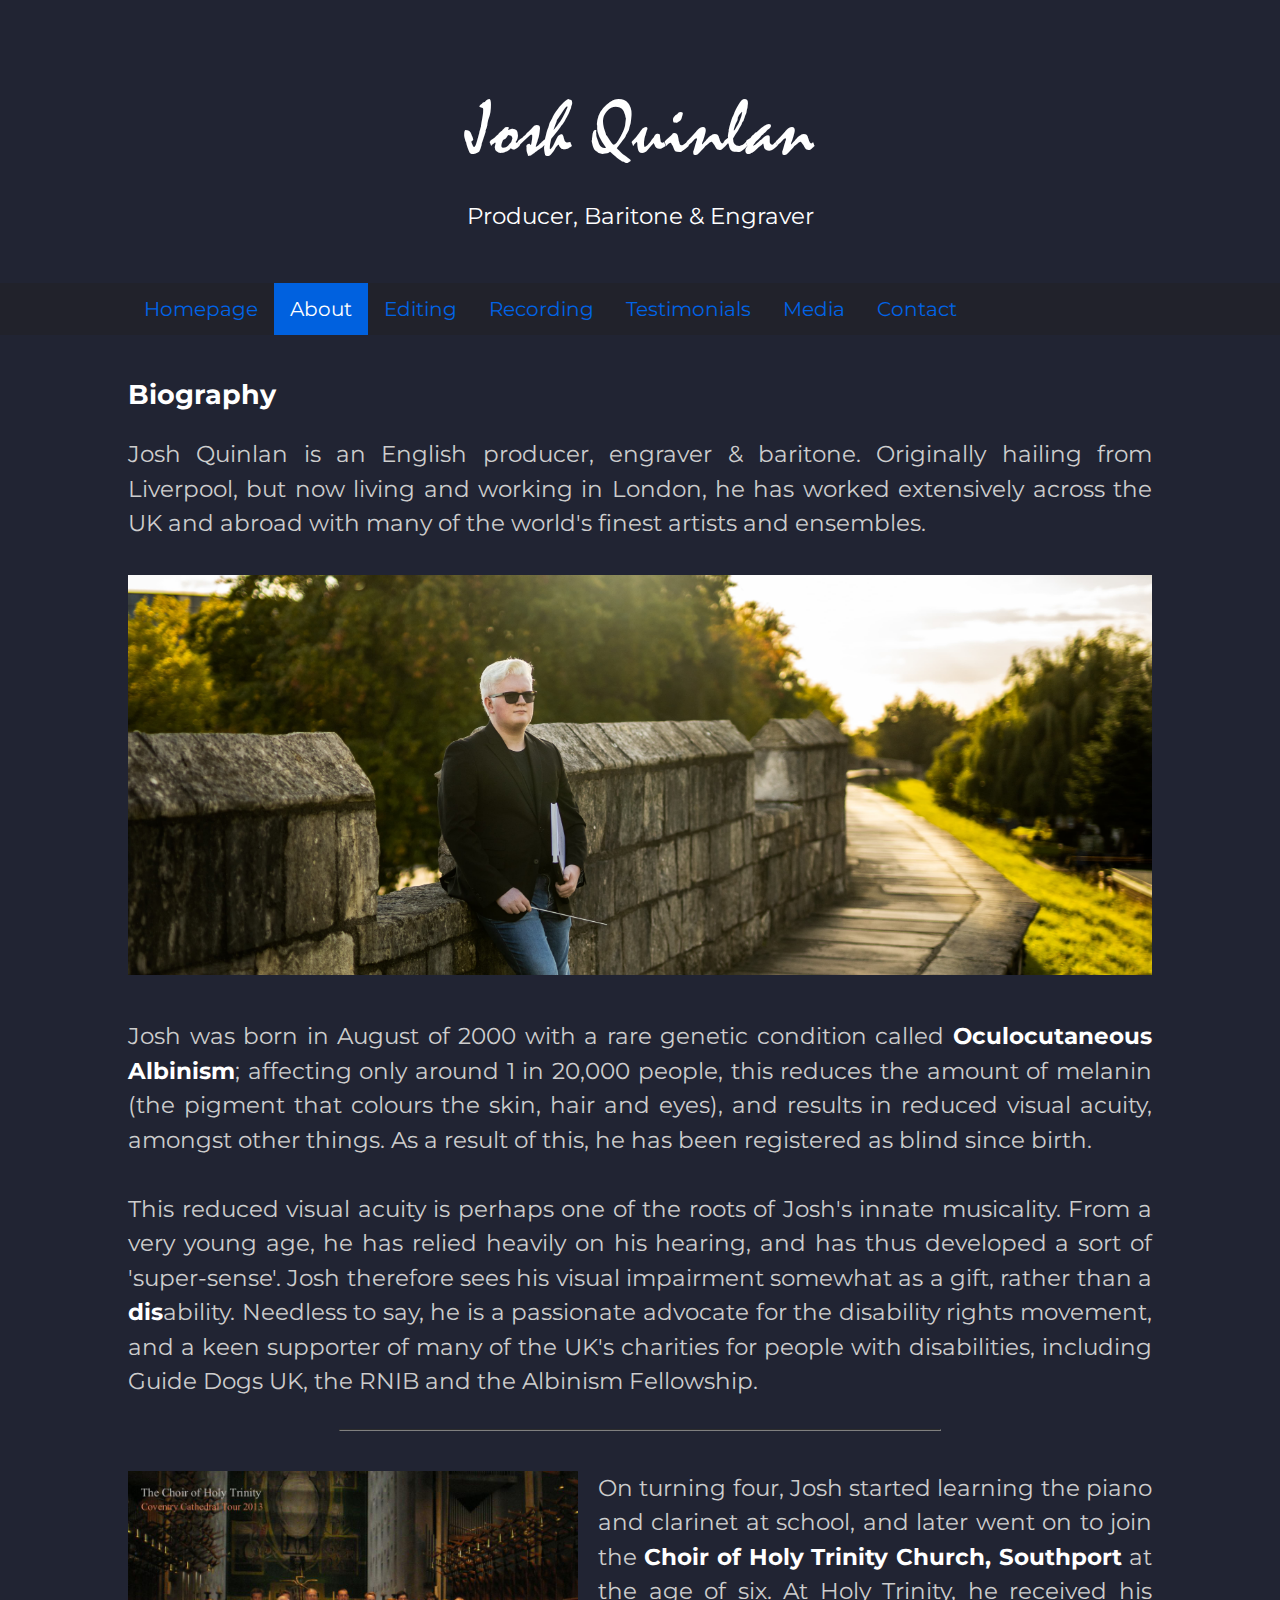
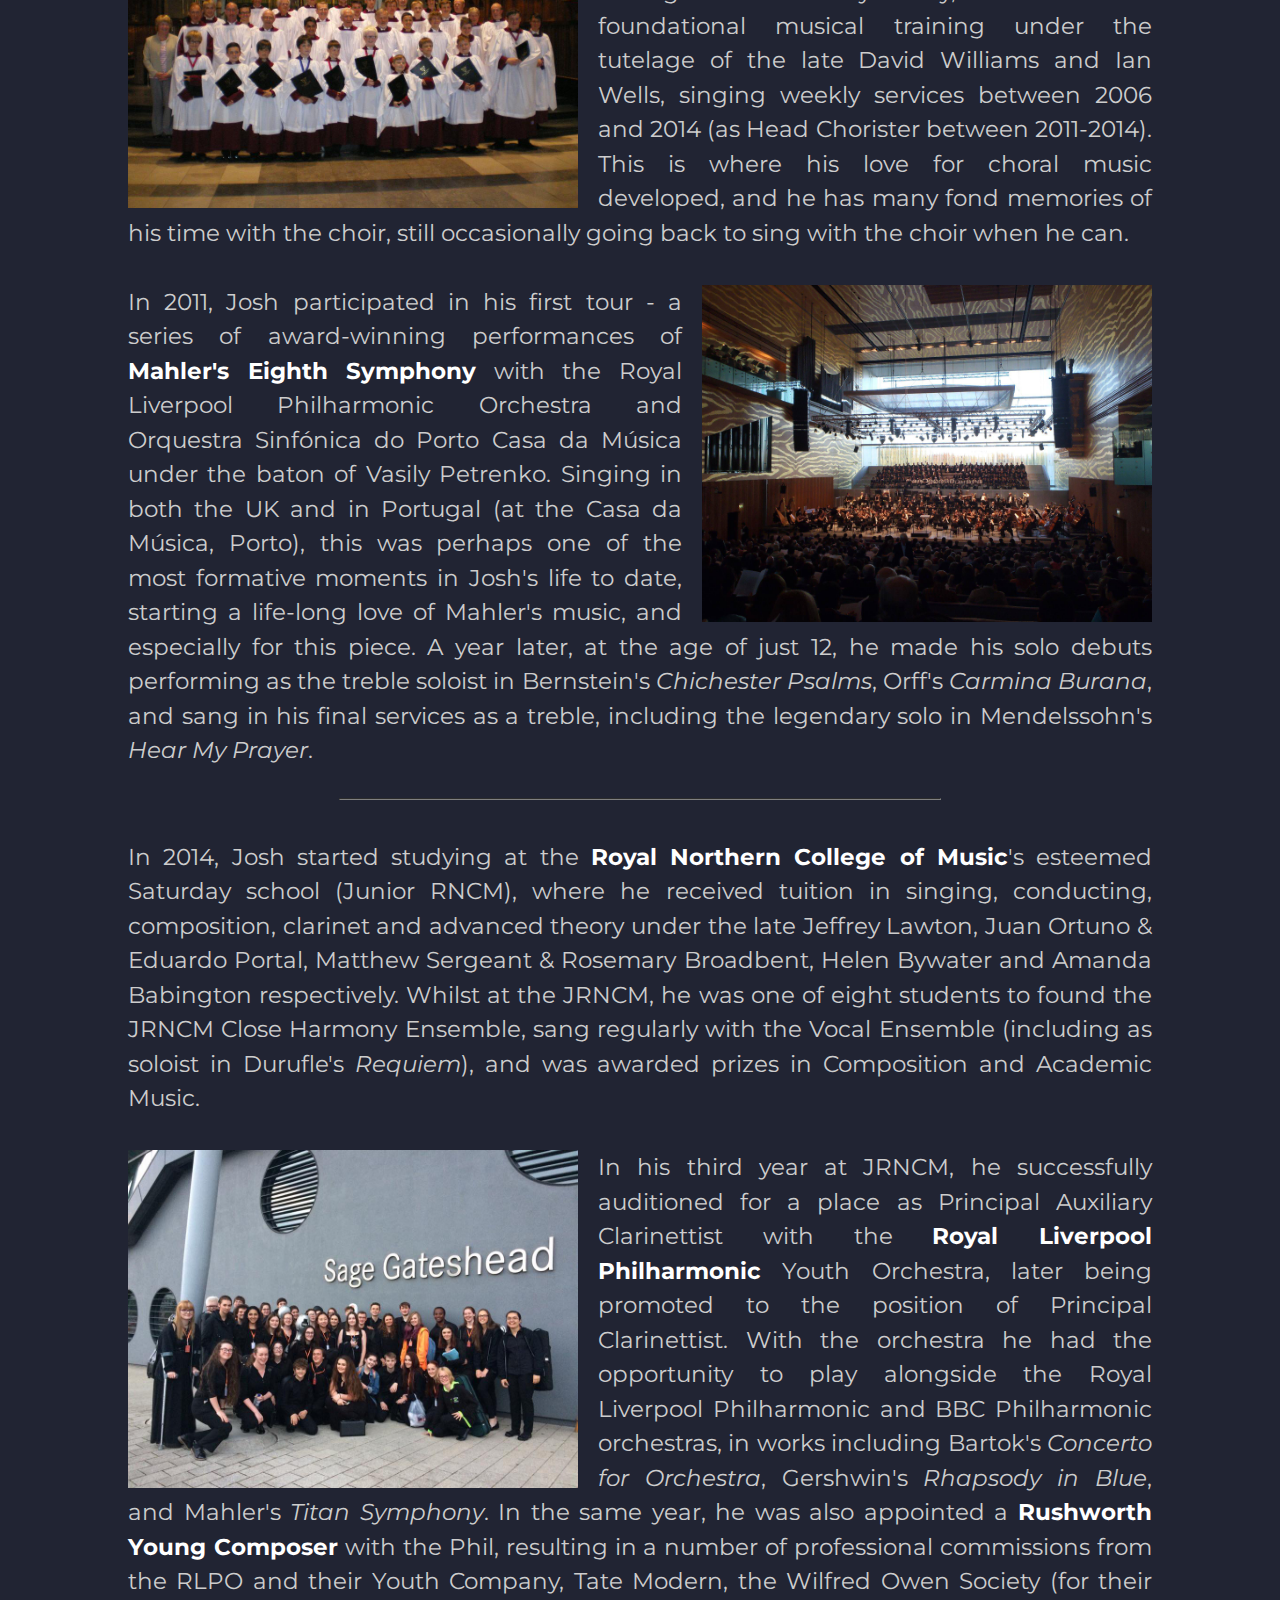
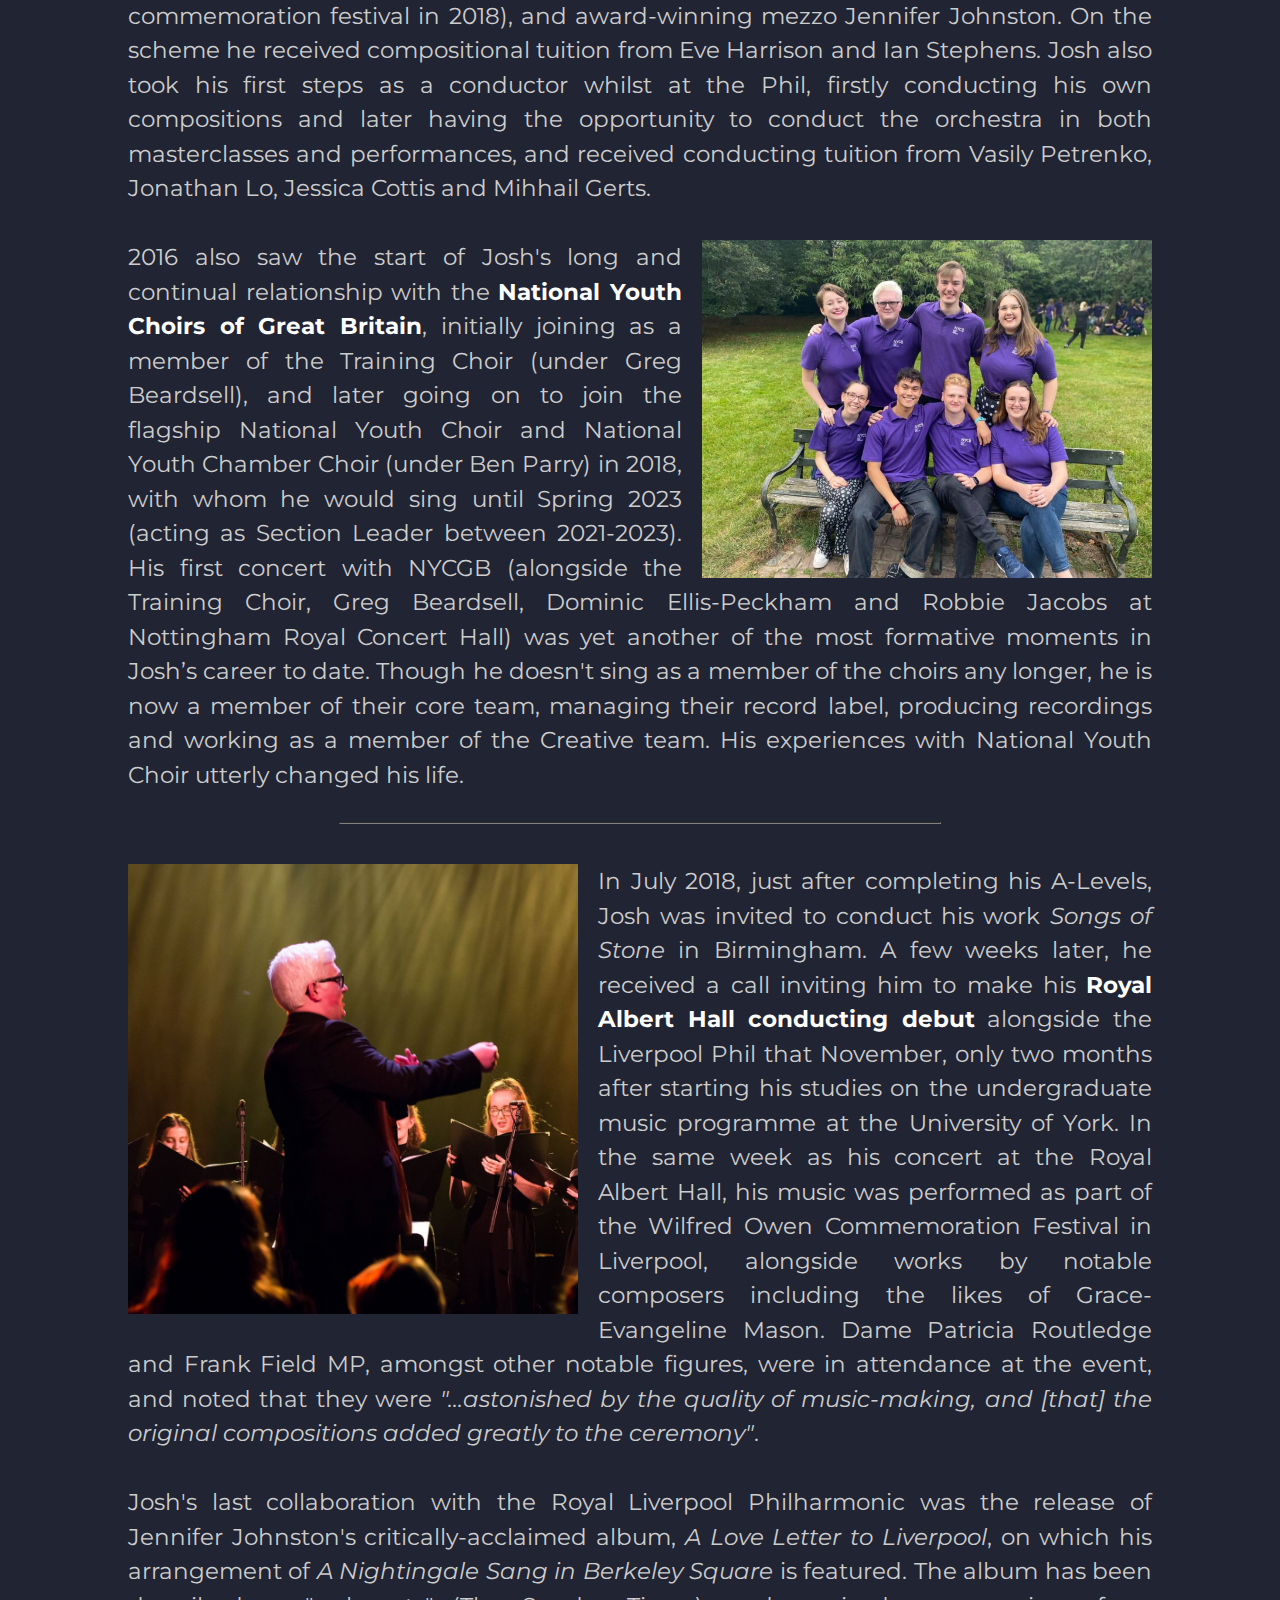
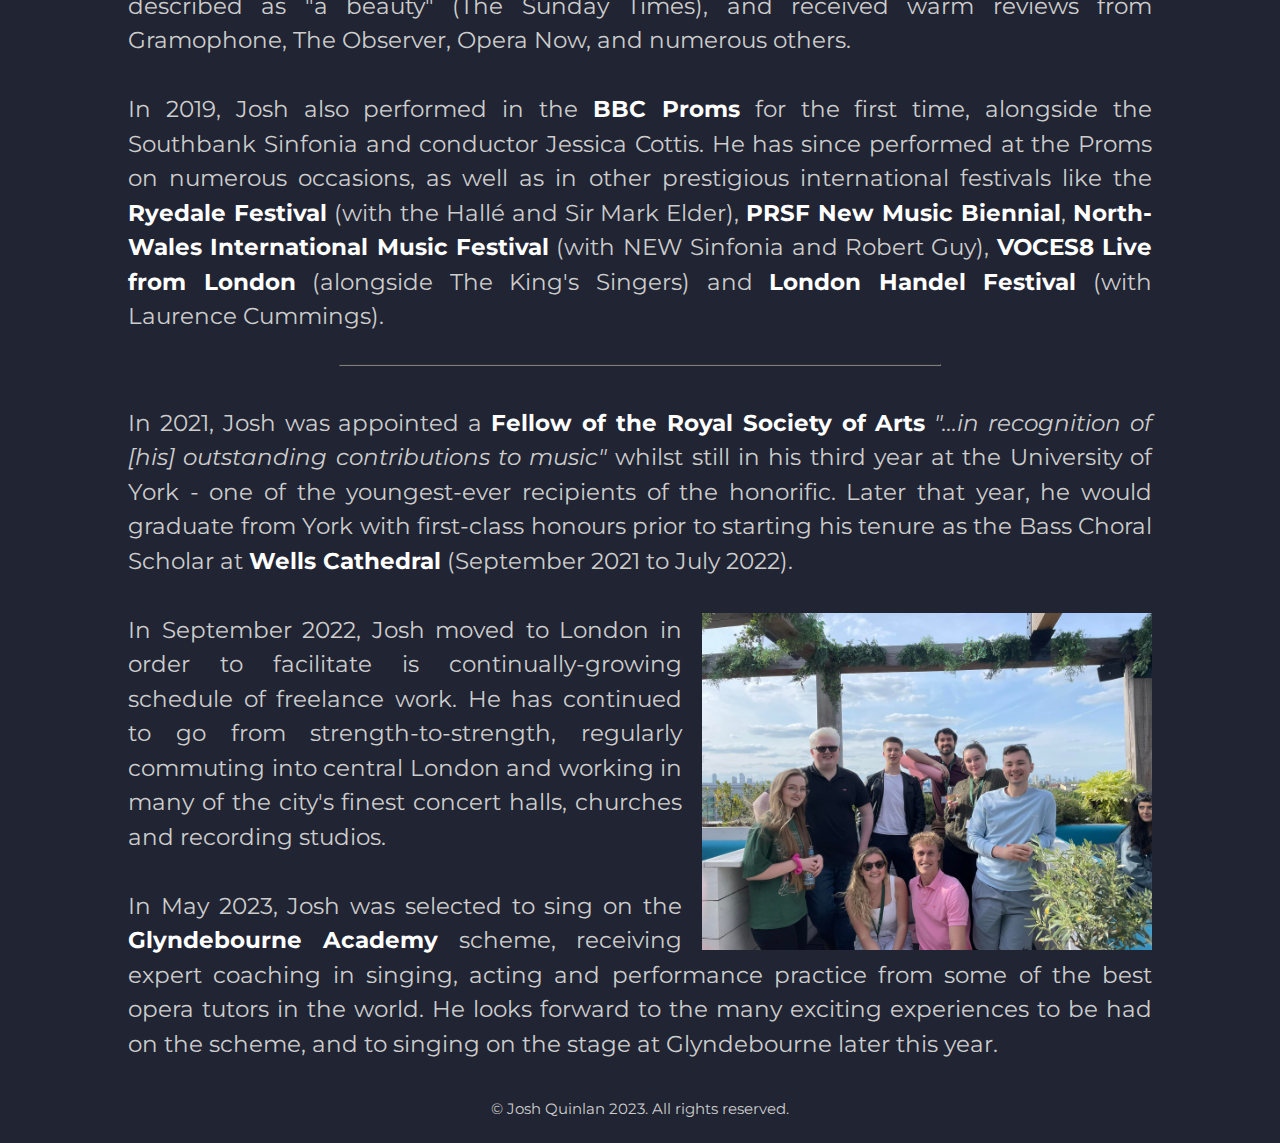
<file: about.html>
<!DOCTYPE html>

<html>

<head>
    <meta charset="UTF-8">
    <meta name="keywords"
        content="producer, engraver, recording engineer, classical editor, sheet music editor, recordist, baritone, northern producer, northern conductor">
    <meta name="viewport" content="width=device-width, initial-scale=1.0">
    <title>About | Josh Quinlan - Producer, Baritone & Engraver</title>
    <meta name="description"
        content="Josh Quinlan is an English producer, engraver & baritone, regularly working with the finest artists and ensembles.">
    <link rel="stylesheet" href="style.css">
    <link rel="stylesheet" href="https://cdnjs.cloudflare.com/ajax/libs/font-awesome/4.7.0/css/font-awesome.min.css">

</head>

<body>
    <div class="header">
        <h1><a class="brand" href="index.html">Josh Quinlan</a></h1>
        <p>Producer, Baritone & Engraver</p>
    </div>

    <div class="navbar" id="navbar">
        <a href="index.html">Homepage</a>
        <a class="active" href="about.html">About</a>
        <a href="editing.html">Editing</a>
        <a href="recording.html">Recording</a>
        <a href="testimonials.html">Testimonials</a>
        <a href="media.html">Media</a>
        <a href="contact.html">Contact</a>
        <a href="javascript:void(0);" class="icon" onclick="mobNav()">
            <i class="fa fa-bars"></i>
        </a>
    </div>


    <div class="content">
        <h3>Biography</h3>
        <p>
            Josh Quinlan is an English producer, engraver & baritone. Originally hailing from Liverpool, but now living
            and working in London, he has worked extensively across the UK and abroad with many of the world's finest
            artists and ensembles. <br /><br />

            <img class="full-width" src="img/york-wall.jpg" alt=""> <br /><br />

            Josh was born in August of 2000 with a rare genetic condition called <strong>Oculocutaneous
                Albinism</strong>; affecting only around 1 in 20,000 people, this reduces the amount of melanin (the
            pigment that colours the skin, hair and eyes), and results in reduced visual acuity, amongst other things.
            As a result of this, he has been registered as blind since birth. <br /><br />

            This reduced visual acuity is perhaps one of the roots of Josh's innate musicality. From a very young age,
            he has relied heavily on his hearing, and has thus developed a sort of 'super-sense'. Josh therefore sees
            his visual impairment somewhat as a gift, rather than a <strong>dis</strong>ability. Needless to say, he is
            a passionate advocate for the disability rights movement, and a keen supporter of many of the UK's charities
            for people with disabilities, including Guide Dogs UK, the RNIB and the Albinism Fellowship.
        </p>

        <hr />

        <p>

            <img class="wrap-left" src="img/holy-trinity.jpg">

            On turning four, Josh started learning the piano and clarinet at school, and later went on to join the
            <strong>Choir of Holy Trinity Church, Southport</strong> at the age of six. At Holy Trinity, he received his
            foundational musical training under the tutelage of the late David Williams and Ian Wells, singing weekly
            services between 2006 and 2014 (as Head Chorister between 2011-2014). This is where his love for choral
            music developed, and he has many fond memories of his time with the choir, still occasionally going back to
            sing with the choir when he can. <br /><br />

            <img class="wrap-right" src="img/mahler8-porto.jpg">

            In 2011, Josh participated in his first tour - a series of award-winning performances of <strong>Mahler's
                Eighth Symphony</strong> with the Royal Liverpool Philharmonic Orchestra and Orquestra Sinfónica do
            Porto Casa da Música under the baton of Vasily Petrenko. Singing in both the UK and in Portugal (at the Casa
            da Música, Porto), this was perhaps one of the most formative moments in Josh's life to date, starting a
            life-long love of Mahler's music, and especially for this piece. A year later, at the age of just 12, he
            made his solo debuts performing as the treble soloist in Bernstein's <i>Chichester Psalms</i>, Orff's
            <i>Carmina Burana</i>, and sang in his final services as a treble, including the legendary solo in
            Mendelssohn's <i>Hear My Prayer</i>.
        </p>

        <hr />

        <p>
            In 2014, Josh started studying at the <strong>Royal Northern College of Music</strong>'s esteemed Saturday
            school (Junior RNCM), where he received tuition in singing, conducting, composition, clarinet and advanced
            theory under the late Jeffrey Lawton, Juan Ortuno & Eduardo Portal, Matthew Sergeant & Rosemary Broadbent,
            Helen Bywater and Amanda Babington respectively. Whilst at the JRNCM, he was one of eight students to found
            the JRNCM Close Harmony Ensemble, sang regularly with the Vocal Ensemble (including as soloist in Durufle's
            <i>Requiem</i>), and was awarded prizes in Composition and Academic Music.<br /><br />

            <img class="wrap-left" src="img/lpyo-sage-2018.jpg">

            In his third year at JRNCM, he successfully auditioned for a place as Principal Auxiliary Clarinettist with
            the <strong>Royal Liverpool Philharmonic</strong> Youth Orchestra, later being promoted to the position of
            Principal Clarinettist. With the orchestra he had the opportunity to play alongside the Royal Liverpool
            Philharmonic and BBC Philharmonic orchestras, in works including Bartok's <i>Concerto for Orchestra</i>,
            Gershwin's <i>Rhapsody in Blue</i>, and Mahler's <i>Titan Symphony</i>. In the same year, he was also
            appointed a <strong>Rushworth Young Composer</strong> with the Phil, resulting in a number of professional
            commissions from the RLPO and their Youth Company, Tate Modern, the Wilfred Owen Society (for their
            commemoration festival in 2018), and award-winning mezzo Jennifer Johnston. On the scheme he received
            compositional tuition from Eve Harrison and Ian Stephens. Josh also took his first steps as a conductor
            whilst at the Phil, firstly conducting his own compositions and later having the opportunity to conduct the
            orchestra in both masterclasses and performances, and received conducting tuition from Vasily Petrenko,
            Jonathan Lo, Jessica Cottis and Mihhail Gerts. <br /><br />

            <img class="wrap-right" src="img/nyc-sectionleaders-2021.jpg">

            2016 also saw the start of Josh's long and continual relationship with the <strong>National Youth Choirs of
                Great Britain</strong>, initially joining as a member of the Training Choir (under Greg Beardsell), and
            later going on to join the flagship National Youth Choir and National Youth Chamber Choir (under Ben Parry)
            in 2018, with whom he would sing until Spring 2023 (acting as Section Leader between 2021-2023). His first
            concert with NYCGB (alongside the Training Choir, Greg Beardsell, Dominic Ellis-Peckham and Robbie Jacobs at
            Nottingham Royal Concert Hall) was yet another of the most formative moments in Josh’s career to date.
            Though he doesn't sing as a member of the choirs any longer, he is now a member of their core team, managing
            their record label, producing recordings and working as a member of the Creative team. His experiences with
            National Youth Choir utterly changed his life.
        </p>

        <hr />

        <p>
            <img class="wrap-left" src="img/rlpo-rah-2018.png">

            In July 2018, just after completing his A-Levels, Josh was invited to conduct his work <i>Songs of Stone</i>
            in Birmingham. A few weeks later, he received a call inviting him to make his <strong>Royal Albert Hall
                conducting debut</strong> alongside the Liverpool Phil that November, only two months after starting his
            studies on the undergraduate music programme at the University of York. In the same week as his concert at
            the Royal Albert Hall, his music was performed as part of the Wilfred Owen Commemoration Festival in
            Liverpool, alongside works by notable composers including the likes of Grace-Evangeline Mason. Dame Patricia
            Routledge and Frank Field MP, amongst other notable figures, were in attendance at the event, and noted that
            they were <i>"...astonished by the quality of music-making, and [that] the original compositions added
                greatly to the ceremony"</i>.<br /><br />

            Josh's last collaboration with the Royal Liverpool Philharmonic was the release of Jennifer Johnston's
            critically-acclaimed album, <i>A Love Letter to Liverpool</i>, on which his arrangement of <i>A Nightingale
                Sang in Berkeley Square</i> is featured. The album has been described as "a beauty" (The Sunday Times),
            and received warm reviews from Gramophone, The Observer, Opera Now, and numerous others.<br /><br />

            In 2019, Josh also performed in the <strong>BBC Proms</strong> for the first time, alongside the Southbank
            Sinfonia and conductor Jessica Cottis. He has since performed at the Proms on numerous occasions, as well as
            in other prestigious international festivals like the <strong>Ryedale Festival</strong> (with the Hallé and
            Sir Mark Elder), <strong>PRSF New Music Biennial</strong>, <strong>North-Wales International Music
                Festival</strong> (with NEW Sinfonia and Robert Guy), <strong>VOCES8 Live from London</strong>
            (alongside The King's Singers) and <strong>London Handel Festival</strong> (with Laurence Cummings).
        </p>

        <hr />

        <p>
            In 2021, Josh was appointed a <strong>Fellow of the Royal Society of Arts</strong> <i>"...in recognition of
                [his] outstanding contributions to music"</i> whilst still in his third year at the University of York -
            one of the youngest-ever recipients of the honorific. Later that year, he would graduate from York with
            first-class honours prior to starting his tenure as the Bass Choral Scholar at <strong>Wells
                Cathedral</strong> (September 2021 to July 2022). <br /><br />

            <img class="wrap-right" src="img/glyndebourne-may-2023.jpg">

            In September 2022, Josh moved to London in order to facilitate is continually-growing schedule of freelance
            work. He has continued to go from strength-to-strength, regularly commuting into central London and working
            in many of the city's finest concert halls, churches and recording studios. <br /><br />

            In May 2023, Josh was selected to sing on the <strong>Glyndebourne Academy</strong> scheme, receiving expert
            coaching in singing, acting and performance practice from some of the best opera tutors in the world. He
            looks forward to the many exciting experiences to be had on the scheme, and to singing on the stage at
            Glyndebourne later this year.
        </p>
    </div>

    <div class="footer">
        <p>© Josh Quinlan 2023. All rights reserved.</p>
    </div>

    <script>
        window.onscroll = function () { stickNav() };

        var navbar = document.getElementById("navbar");
        var sticky = navbar.offsetTop;

        function stickNav() {
            if (window.pageYOffset >= sticky) {
                navbar.classList.add("sticky")
            } else {
                navbar.classList.remove("sticky");
            }
        }

        function mobNav() {
            var x = document.getElementById("navbar");
            if (x.className === "navbar") {
                x.className += " responsive";
            } else {
                x.className = "navbar";
            }
        }
    </script>
</body>

</html>
</file>
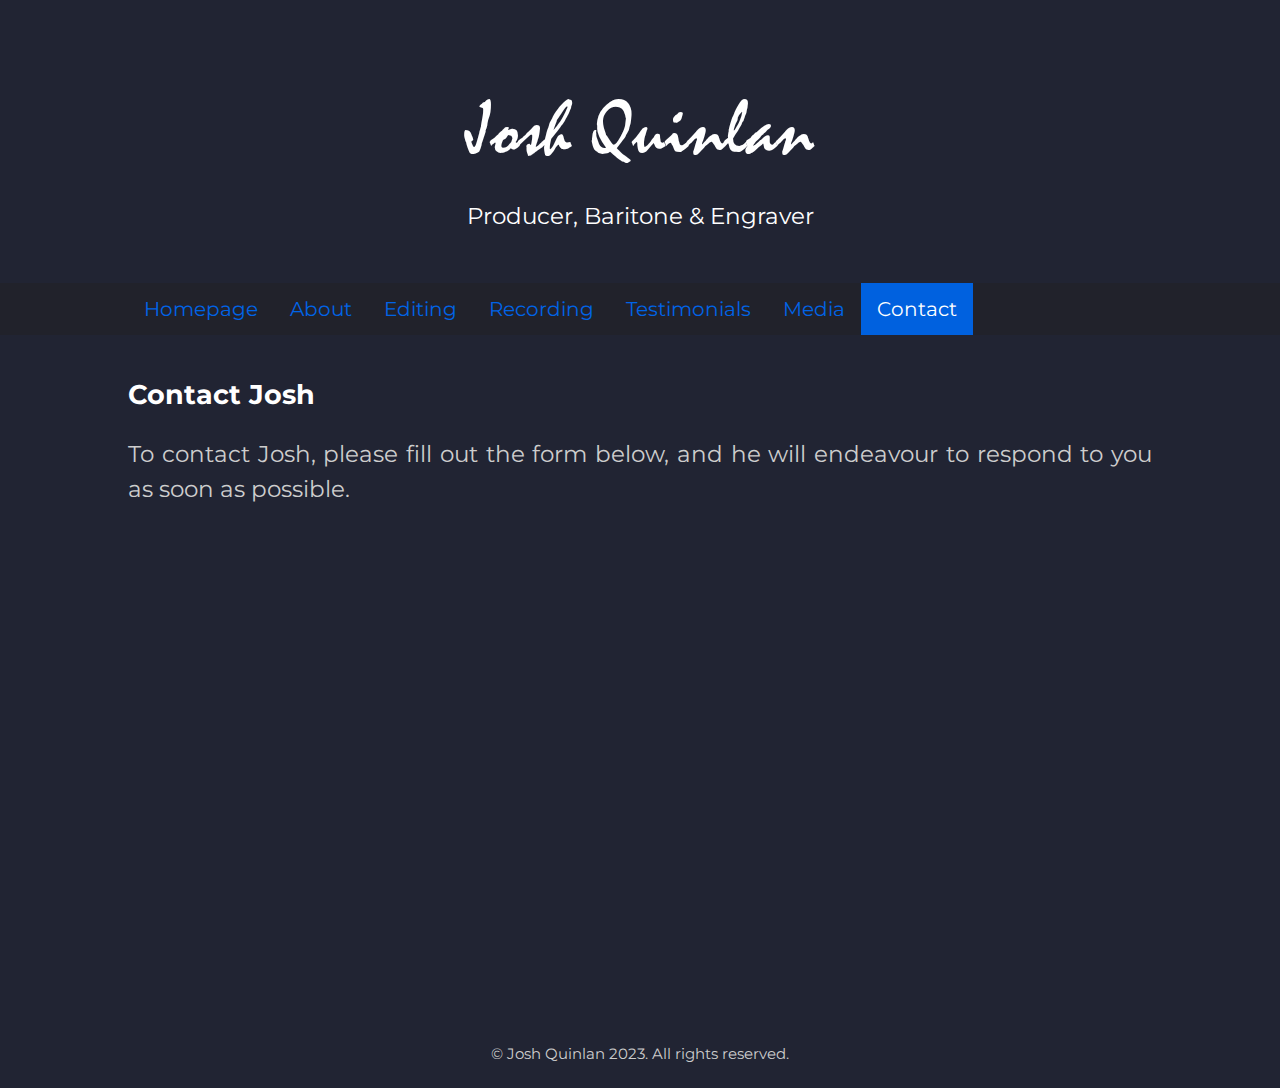
<file: contact.html>
<!DOCTYPE html>

<html>

<head>
    <meta charset="UTF-8">
    <meta name="keywords"
        content="producer, engraver, recording engineer, classical editor, sheet music editor, recordist, baritone, northern producer, northern conductor">
    <meta name="viewport" content="width=device-width, initial-scale=1.0">
    <title>Contact | Josh Quinlan - Producer, Baritone & Engraver</title>
    <meta name="description"
        content="Josh Quinlan is an English producer, engraver & baritone, regularly working with the finest artists and ensembles.">
    <link rel="stylesheet" href="style.css">
    <link rel="stylesheet" href="https://cdnjs.cloudflare.com/ajax/libs/font-awesome/4.7.0/css/font-awesome.min.css">

</head>

<body>
    <div class="header">
        <h1><a class="brand" href="index.html">Josh Quinlan</a></h1>
        <p>Producer, Baritone & Engraver</p>
    </div>

    <div class="navbar" id="navbar">
        <a href="index.html">Homepage</a>
        <a href="about.html">About</a>
        <a href="editing.html">Editing</a>
        <a href="recording.html">Recording</a>
        <a href="testimonials.html">Testimonials</a>
        <a href="media.html">Media</a>
        <a class="active" href="contact.html">Contact</a>
        <a href="javascript:void(0);" class="icon" onclick="mobNav()">
            <i class="fa fa-bars"></i>
        </a>
    </div>


    <div class="content">
        <h3>Contact Josh</h3>
        <p>To contact Josh, please fill out the form below, and he will endeavour to respond to you as soon as possible.
        </p>

        <div data-tf-widget="E3rzNZBh" data-tf-opacity="0" data-tf-hide-headers data-tf-inline-on-mobile
            data-tf-iframe-props="title=JoshuaQuinlan.co.uk Contact Form" data-tf-transitive-search-params
            data-tf-disable-scroll data-tf-auto-resize data-tf-medium="snippet" style="width:100%;height:500px;"></div>
        <script src="//embed.typeform.com/next/embed.js"></script>
    </div>

    <div class="footer">
        <p>© Josh Quinlan 2023. All rights reserved.</p>
    </div>

    <script>
        window.onscroll = function () { stickNav() };

        var navbar = document.getElementById("navbar");
        var sticky = navbar.offsetTop;

        function stickNav() {
            if (window.pageYOffset >= sticky) {
                navbar.classList.add("sticky")
            } else {
                navbar.classList.remove("sticky");
            }
        }

        function mobNav() {
            var x = document.getElementById("navbar");
            if (x.className === "navbar") {
                x.className += " responsive";
            } else {
                x.className = "navbar";
            }
        }
    </script>
</body>

</html>
</file>
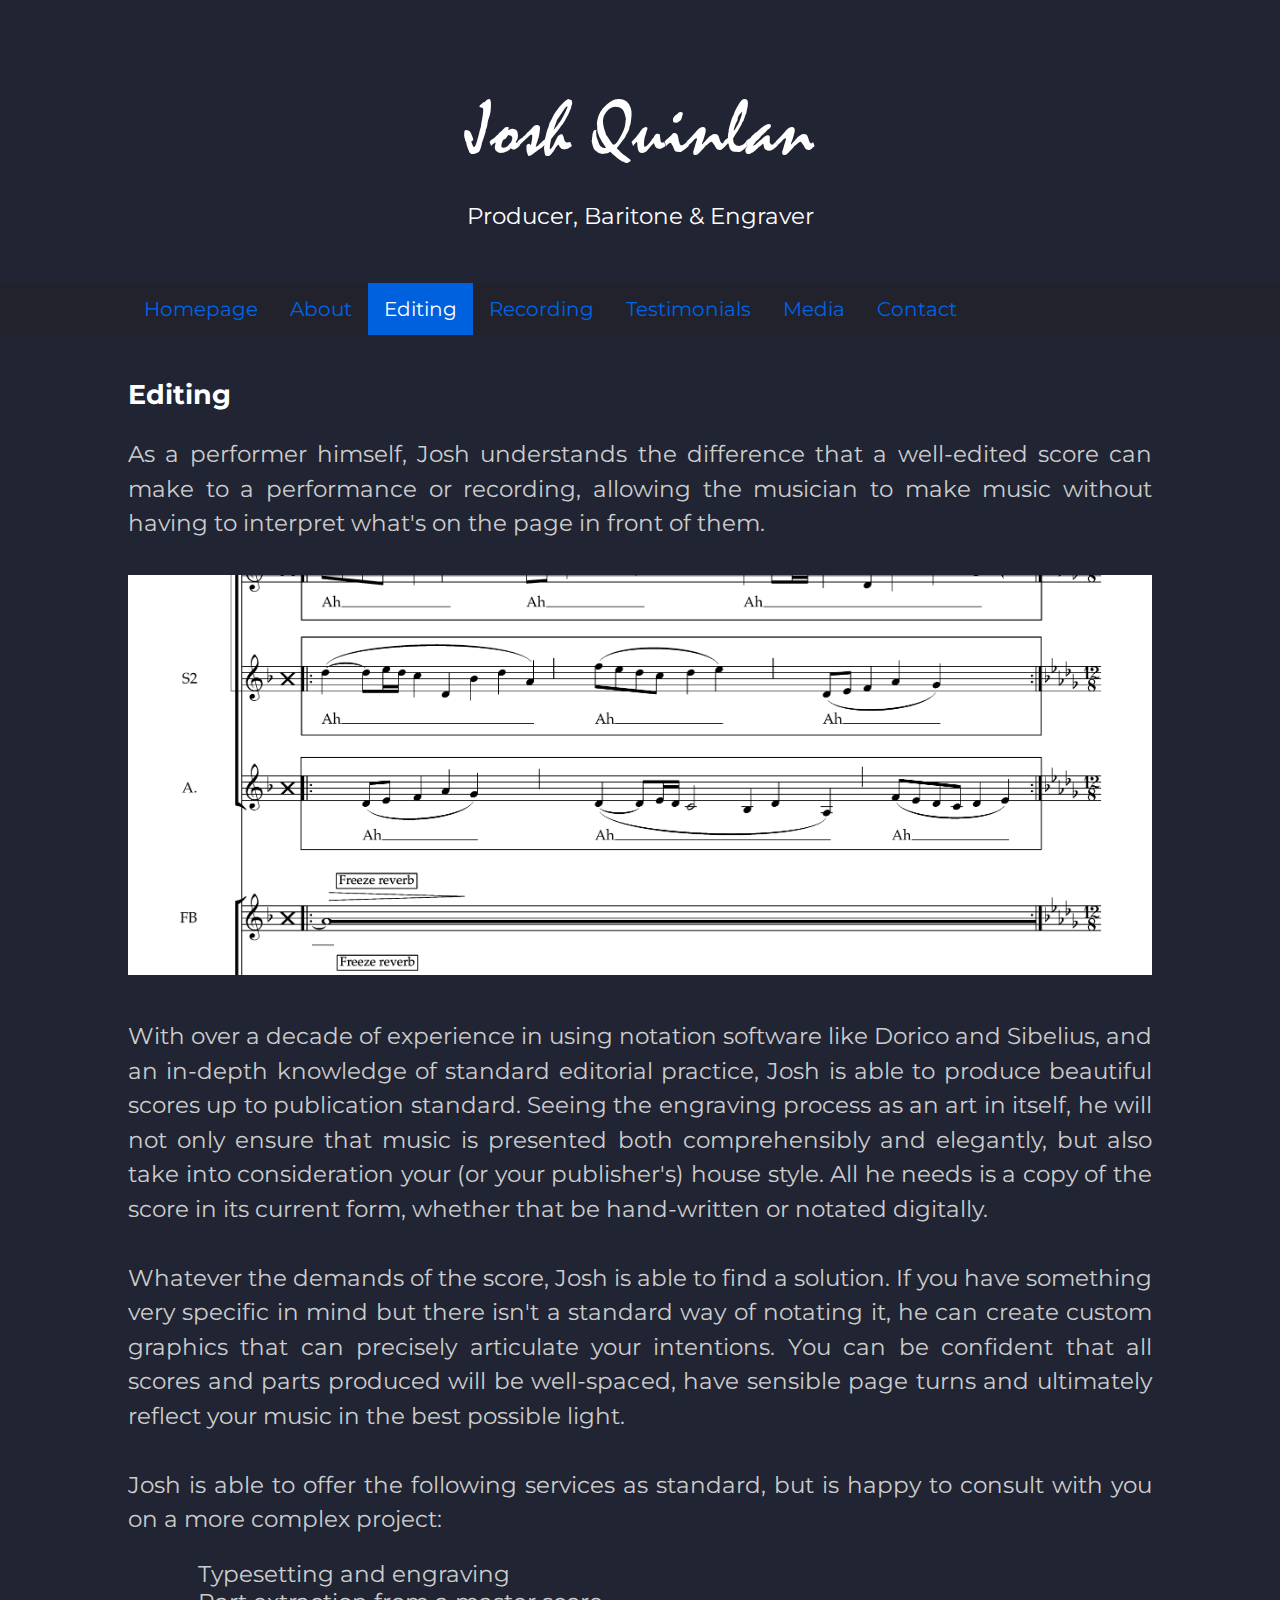
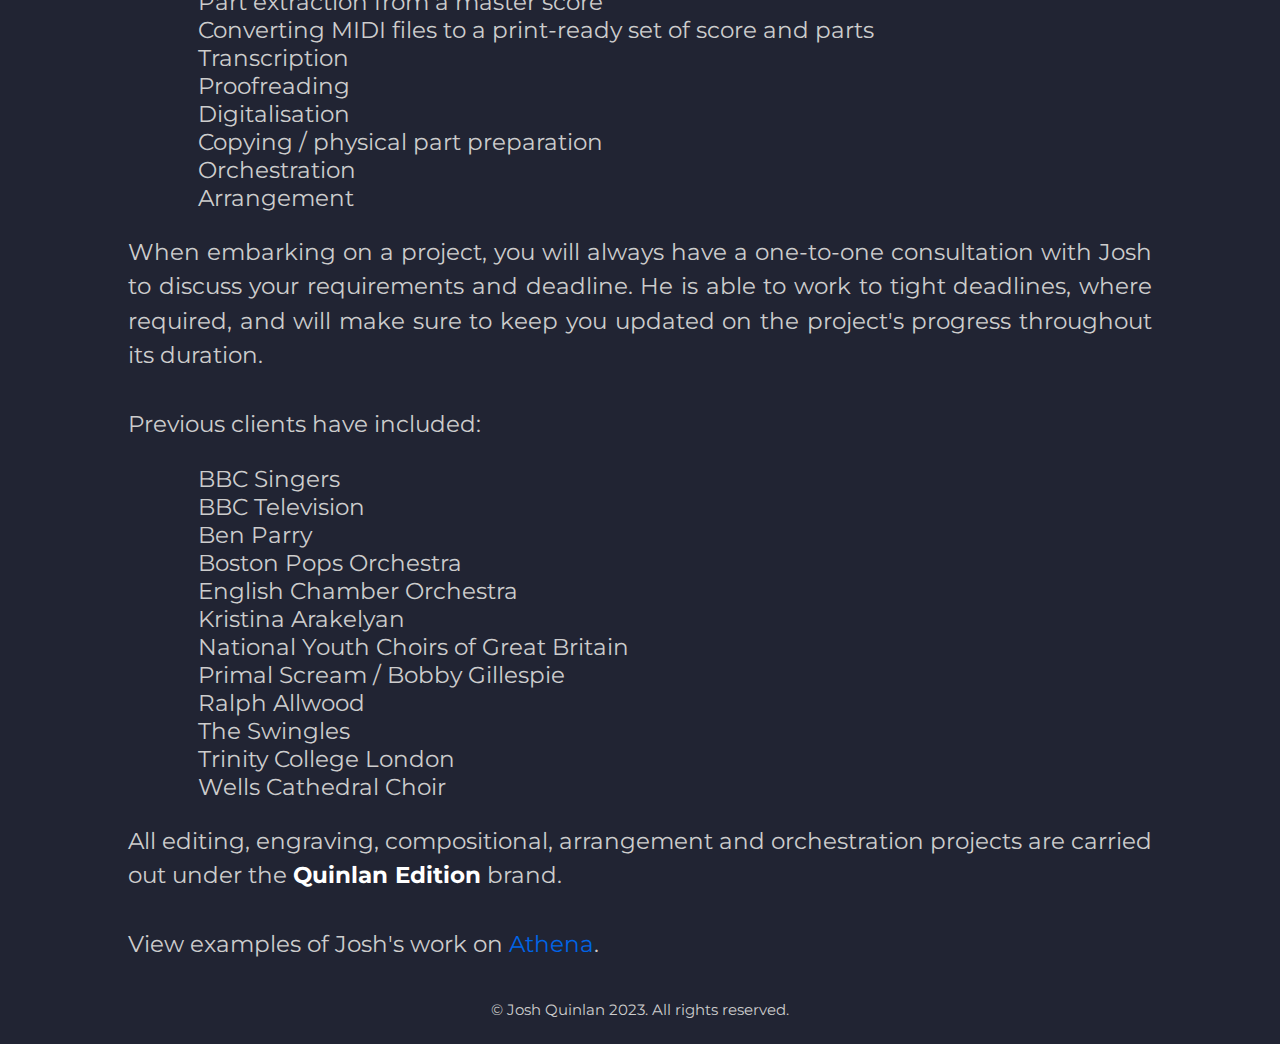
<file: editing.html>
<!DOCTYPE html>

<html>

<head>
    <meta charset="UTF-8">
    <meta name="keywords"
        content="producer, engraver, recording engineer, classical editor, sheet music editor, recordist, baritone, northern producer, northern conductor">
    <meta name="viewport" content="width=device-width, initial-scale=1.0">
    <title>Editing | Josh Quinlan - Producer, Baritone & Engraver</title>
    <meta name="description"
        content="Josh Quinlan is an English producer, engraver & baritone, regularly working with the finest artists and ensembles.">
    <link rel="stylesheet" href="style.css">
    <link rel="stylesheet" href="https://cdnjs.cloudflare.com/ajax/libs/font-awesome/4.7.0/css/font-awesome.min.css">

</head>

<body>
    <div class="header">
        <h1><a class="brand" href="index.html">Josh Quinlan</a></h1>
        <p>Producer, Baritone & Engraver</p>
    </div>

    <div class="navbar" id="navbar">
        <a href="index.html">Homepage</a>
        <a href="about.html">About</a>
        <a class="active" href="editing.html">Editing</a>
        <a href="recording.html">Recording</a>
        <a href="testimonials.html">Testimonials</a>
        <a href="media.html">Media</a>
        <a href="contact.html">Contact</a>
        <a href="javascript:void(0);" class="icon" onclick="mobNav()">
            <i class="fa fa-bars"></i>
        </a>
    </div>


    <div class="content">
        <h3>Editing</h3>
        <p>
            As a performer himself, Josh understands the difference that a well-edited score can make to a performance
            or recording, allowing the musician to make music without having to interpret what's on the page in front of
            them.<br /><br />

            <img class="full-width" src="img/swingles-uig.png" alt="" style="object-position: 25% 53.5% !important">
            <br /><br />

            With over a decade of experience in using notation software like Dorico and Sibelius, and an in-depth
            knowledge of standard editorial practice, Josh is able to produce beautiful scores up to publication
            standard. Seeing the engraving process as an art in itself, he will not only ensure that music is presented
            both comprehensibly and elegantly, but also take into consideration your (or your publisher's) house style.
            All he needs is a copy of the score in its current form, whether that be hand-written or notated
            digitally.<br /><br />

            Whatever the demands of the score, Josh is able to find a solution. If you have something very specific in
            mind but there isn't a standard way of notating it, he can create custom graphics that can precisely
            articulate your intentions. You can be confident that all scores and parts produced will be well-spaced,
            have sensible page turns and ultimately reflect your music in the best possible light.<br /><br />

            Josh is able to offer the following services as standard, but is happy to consult with you on a more complex
            project:
        </p>

        <ul>
            <li>Typesetting and engraving</li>
            <li>Part extraction from a master score</li>
            <li>Converting MIDI files to a print-ready set of score and parts</li>
            <li>Transcription</li>
            <li>Proofreading</li>
            <li>Digitalisation</li>
            <li>Copying / physical part preparation</li>
            <li>Orchestration</li>
            <li>Arrangement</li>
        </ul>

        <p>
            When embarking on a project, you will always have a one-to-one consultation with Josh to discuss your
            requirements and deadline. He is able to work to tight deadlines, where required, and will make sure to keep
            you updated on the project's progress throughout its duration.<br /><br />

            Previous clients have included:
        </p>

        <ul>
            <li>BBC Singers</li>
            <li>BBC Television</li>
            <li>Ben Parry</li>
            <li>Boston Pops Orchestra</li>
            <li>English Chamber Orchestra</li>
            <li>Kristina Arakelyan</li>
            <li>National Youth Choirs of Great Britain</li>
            <li>Primal Scream / Bobby Gillespie</li>
            <li>Ralph Allwood</li>
            <li>The Swingles</li>
            <li>Trinity College London</li>
            <li>Wells Cathedral Choir</li>
        </ul>

        <p>
            All editing, engraving, compositional, arrangement and orchestration projects are carried out under the
            <strong>Quinlan Edition</strong> brand.<br /><br />
            View examples of Josh's work on <a href="https://athena.quinlan.cloud/s/HoD3d7zgyWCeJYT"
                target="_blank">Athena</a>.
        </p>
    </div>

    <div class="footer">
        <p>© Josh Quinlan 2023. All rights reserved.</p>
    </div>

    <script>
        window.onscroll = function () { stickNav() };

        var navbar = document.getElementById("navbar");
        var sticky = navbar.offsetTop;

        function stickNav() {
            if (window.pageYOffset >= sticky) {
                navbar.classList.add("sticky")
            } else {
                navbar.classList.remove("sticky");
            }
        }

        function mobNav() {
            var x = document.getElementById("navbar");
            if (x.className === "navbar") {
                x.className += " responsive";
            } else {
                x.className = "navbar";
            }
        }
    </script>
</body>

</html>
</file>
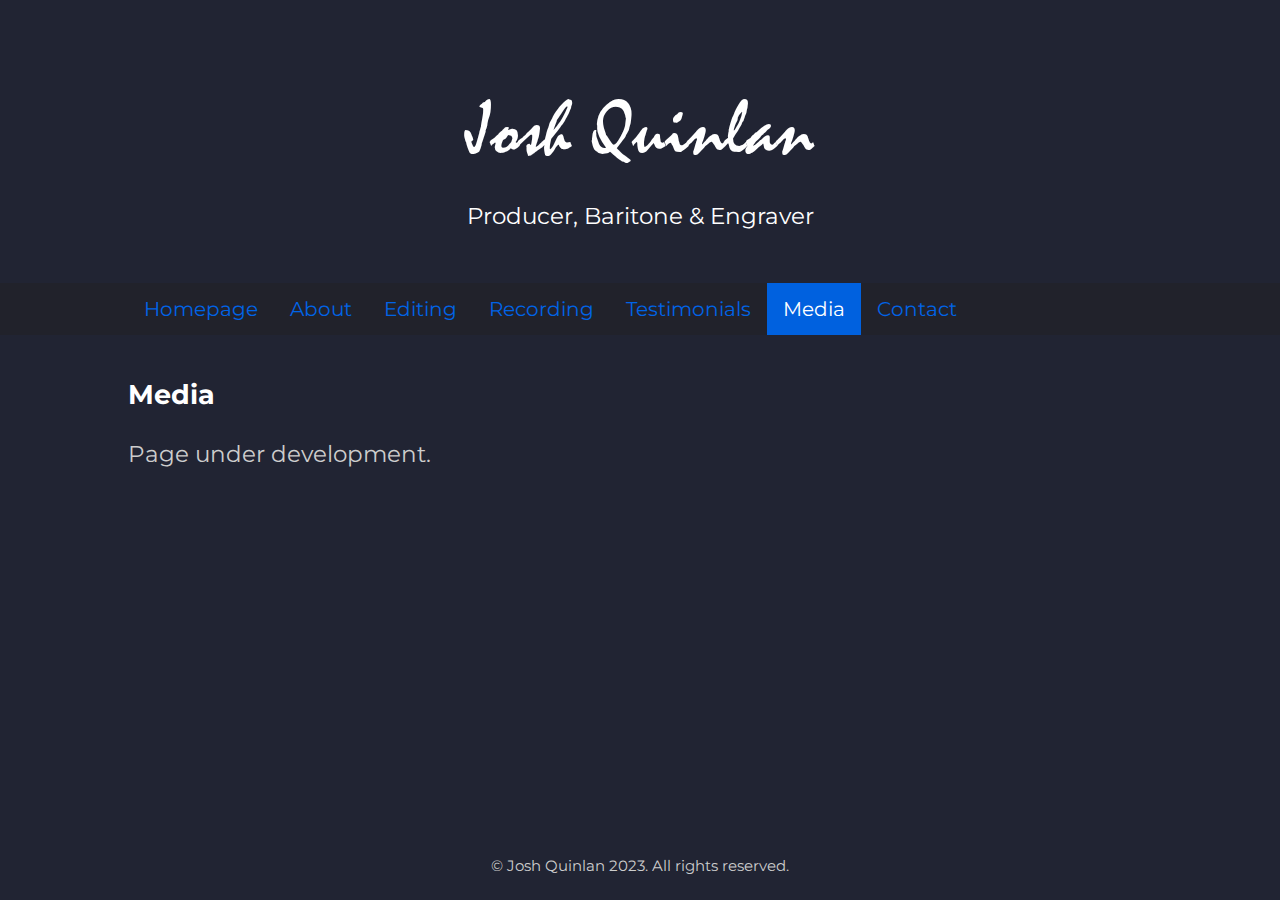
<file: media.html>
<!DOCTYPE html>

<html>

<head>
    <meta charset="UTF-8">
    <meta name="keywords"
        content="producer, engraver, recording engineer, classical editor, sheet music editor, recordist, baritone, northern producer, northern conductor">
    <meta name="viewport" content="width=device-width, initial-scale=1.0">
    <title>Recording | Josh Quinlan - Producer, Baritone & Engraver</title>
    <meta name="description"
        content="Josh Quinlan is an English producer, engraver & baritone, regularly working with the finest artists and ensembles.">
    <link rel="stylesheet" href="style.css">
    <link rel="stylesheet" href="https://cdnjs.cloudflare.com/ajax/libs/font-awesome/4.7.0/css/font-awesome.min.css">

</head>

<body>
    <div class="header">
        <h1><a class="brand" href="index.html">Josh Quinlan</a></h1>
        <p>Producer, Baritone & Engraver</p>
    </div>

    <div class="navbar" id="navbar">
        <a href="index.html">Homepage</a>
        <a href="about.html">About</a>
        <a href="editing.html">Editing</a>
        <a href="recording.html">Recording</a>
        <a href="testimonials.html">Testimonials</a>
        <a class="active" href="media.html">Media</a>
        <a href="contact.html">Contact</a>
        <a href="javascript:void(0);" class="icon" onclick="mobNav()">
            <i class="fa fa-bars"></i>
        </a>
    </div>


    <div class="content">
        <h3>Media</h3>
        <p>
            Page under development.
        </p>
    </div>

    <div class="footer">
        <p>© Josh Quinlan 2023. All rights reserved.</p>
    </div>

    <script>
        window.onscroll = function () { stickNav() };

        var navbar = document.getElementById("navbar");
        var sticky = navbar.offsetTop;

        function stickNav() {
            if (window.pageYOffset >= sticky) {
                navbar.classList.add("sticky")
            } else {
                navbar.classList.remove("sticky");
            }
        }

        function mobNav() {
            var x = document.getElementById("navbar");
            if (x.className === "navbar") {
                x.className += " responsive";
            } else {
                x.className = "navbar";
            }
        }
    </script>
</body>

</html>
</file>
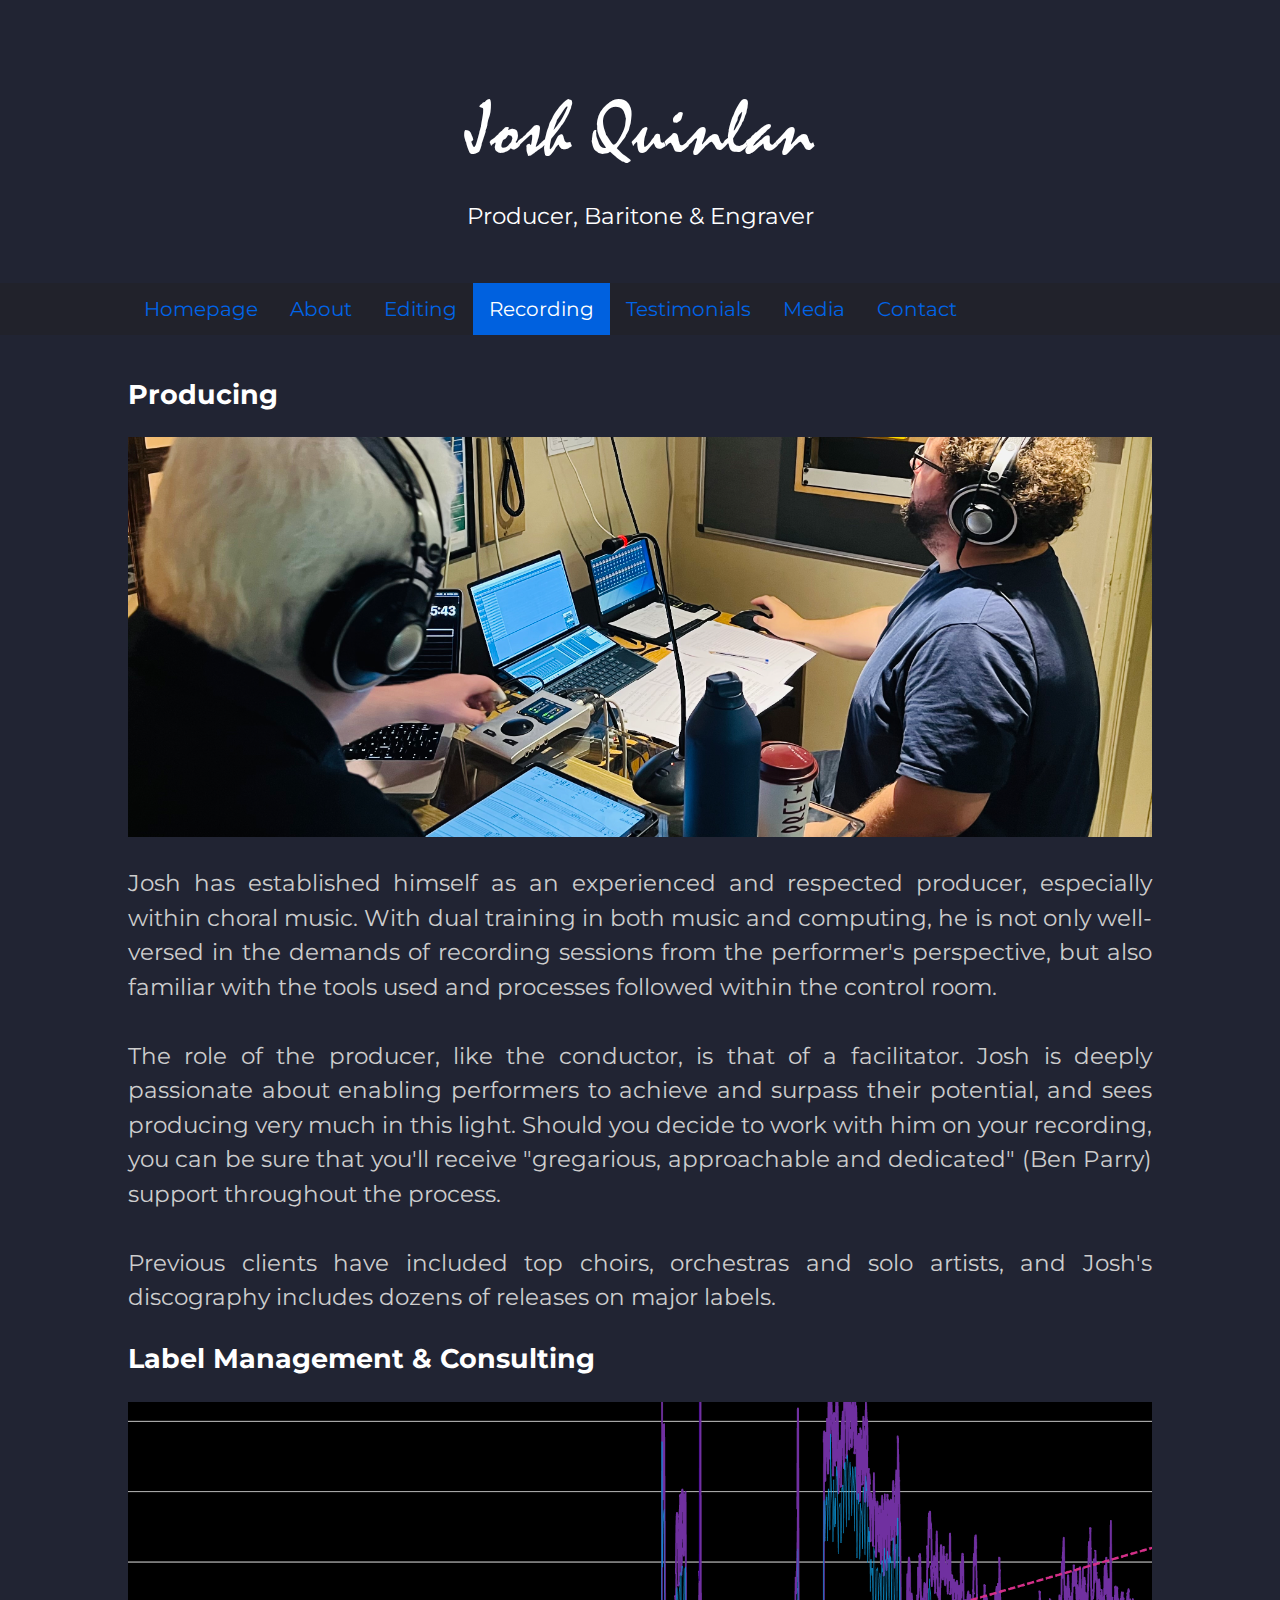
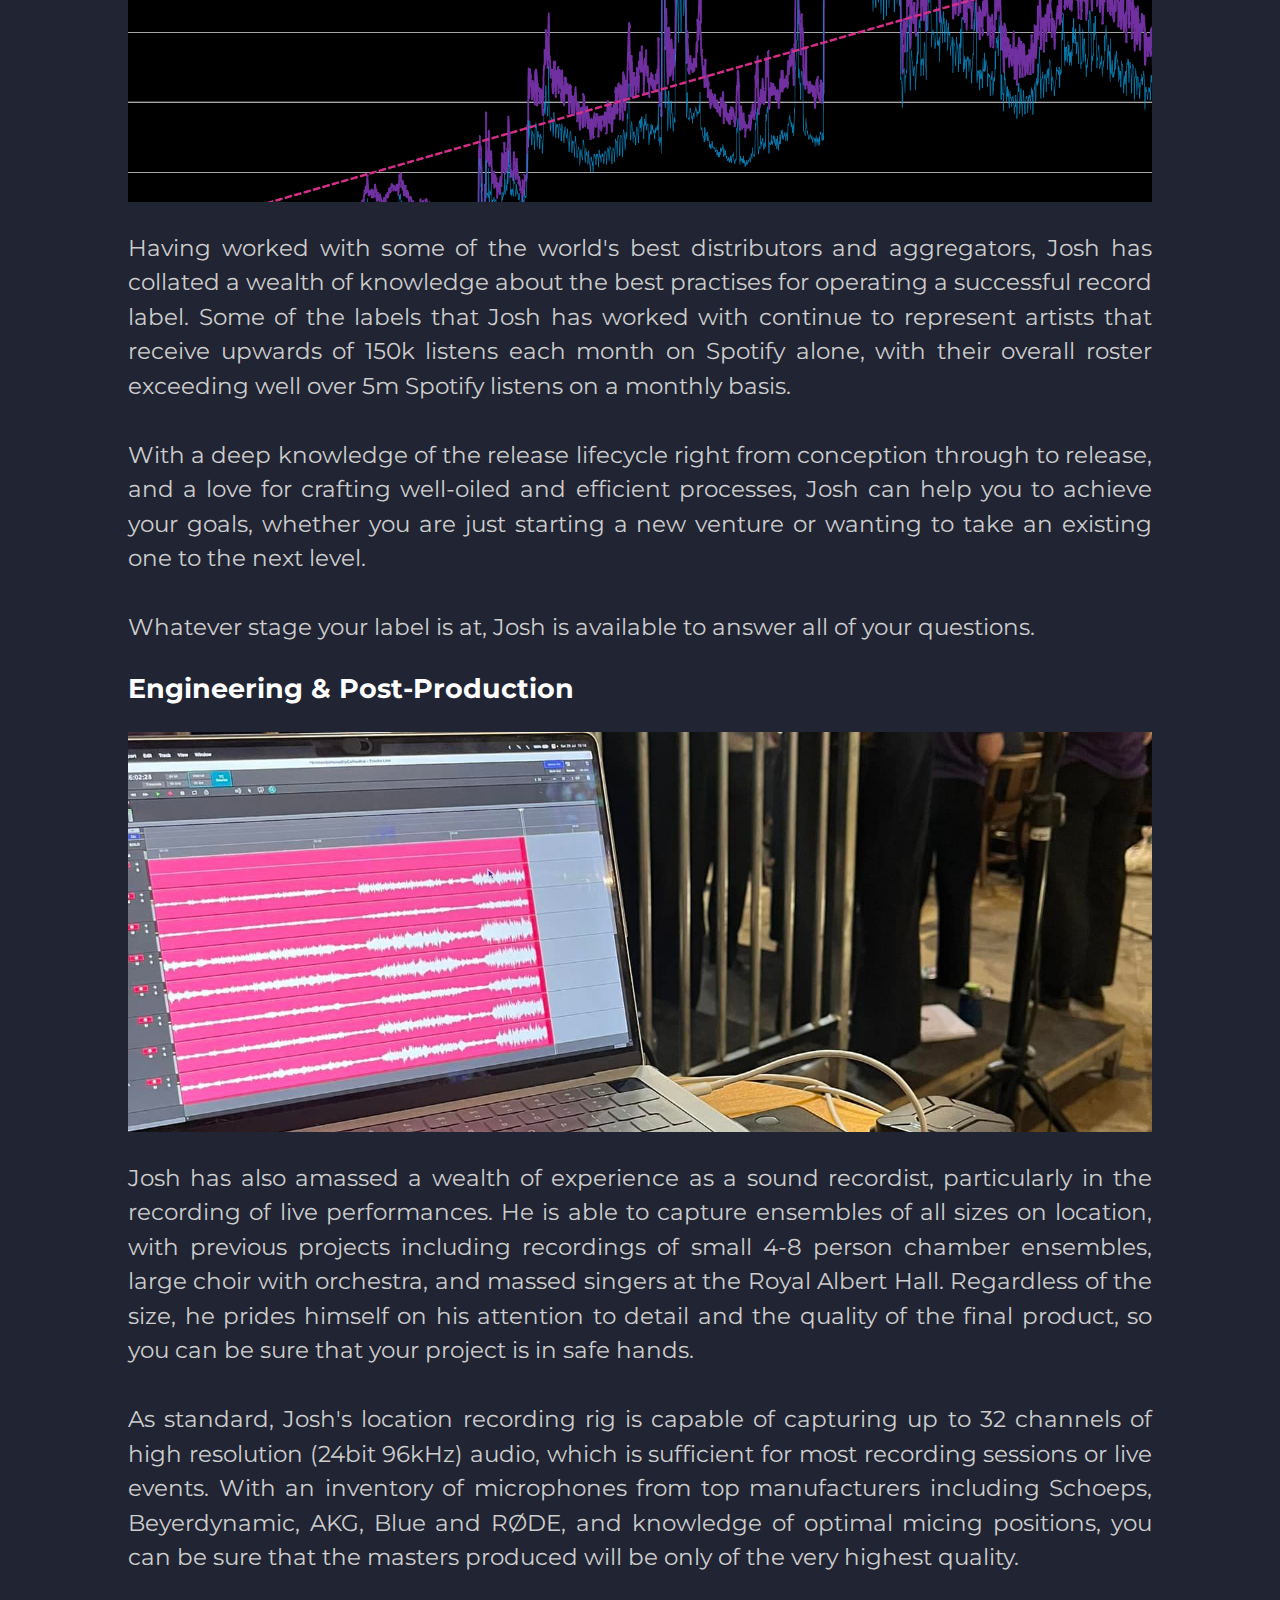
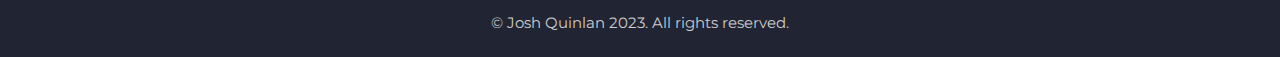
<file: recording.html>
<!DOCTYPE html>

<html>

<head>
    <meta charset="UTF-8">
    <meta name="keywords"
        content="producer, engraver, recording engineer, classical editor, sheet music editor, recordist, baritone, northern producer, northern conductor">
    <meta name="viewport" content="width=device-width, initial-scale=1.0">
    <title>Recording | Josh Quinlan - Producer, Baritone & Engraver</title>
    <meta name="description"
        content="Josh Quinlan is an English producer, engraver & baritone, regularly working with the finest artists and ensembles.">
    <link rel="stylesheet" href="style.css">
    <link rel="stylesheet" href="https://cdnjs.cloudflare.com/ajax/libs/font-awesome/4.7.0/css/font-awesome.min.css">

</head>

<body>
    <div class="header">
        <h1><a class="brand" href="index.html">Josh Quinlan</a></h1>
        <p>Producer, Baritone & Engraver</p>
    </div>

    <div class="navbar" id="navbar">
        <a href="index.html">Homepage</a>
        <a href="about.html">About</a>
        <a href="editing.html">Editing</a>
        <a class="active" href="recording.html">Recording</a>
        <a href="testimonials.html">Testimonials</a>
        <a href="media.html">Media</a>
        <a href="contact.html">Contact</a>
        <a href="javascript:void(0);" class="icon" onclick="mobNav()">
            <i class="fa fa-bars"></i>
        </a>
    </div>


    <div class="content">
        <h3>Producing</h3>

        <img class="full-width" src="img/producing-ram-sep2023.jpg" alt="" style="object-position: 25% 70% !important">
        <br />


        <p>
            Josh has established himself as an experienced and respected producer, especially within choral music. With
            dual training in both music and computing, he is not only well-versed in the demands of recording sessions
            from the performer's perspective, but also familiar with the tools used and processes followed within the
            control room. <br /><br />

            The role of the producer, like the conductor, is that of a facilitator. Josh is deeply passionate about
            enabling performers to achieve and surpass their potential, and sees producing very much in this light.
            Should you decide to work with him on your recording, you can be sure that you'll receive "gregarious,
            approachable and dedicated" (Ben Parry) support throughout the process.<br /><br />

            Previous clients have included top choirs, orchestras and solo artists, and Josh's discography includes
            dozens of releases on major labels.
        </p>

        <h3>Label Management & Consulting</h3>

        <img class="full-width" src="img/label-upward-trend.png" alt="" style="object-position: 75% 80% !important">
        <br />

        <p>
            Having worked with some of the world's best distributors and aggregators, Josh has collated a wealth of
            knowledge about the best practises for operating a successful record label. Some of the labels that Josh has
            worked with continue to represent artists that receive upwards of 150k listens each month on Spotify alone,
            with their overall roster exceeding well over 5m Spotify listens on a monthly basis.<br /><br />

            With a deep knowledge of the release lifecycle right from conception through to release, and a love for
            crafting well-oiled and efficient processes, Josh can help you to achieve your goals, whether you are just
            starting a new venture or wanting to take an existing one to the next level.<br /><br />

            Whatever stage your label is at, Josh is available to answer all of your questions.
        </p>

        <h3>Engineering & Post-Production</h3>

        <img class="full-width" src="img/britten-sinfonia-recording.jpg" alt=""
            style="object-position: 75% 45% !important">
        <br />

        <p>Josh has also amassed a wealth of experience as a sound recordist, particularly in the recording of live
            performances. He is able to capture ensembles of all sizes on location, with previous projects including
            recordings of small 4-8 person chamber ensembles, large choir with orchestra, and massed singers at the
            Royal Albert Hall. Regardless of the size, he prides himself on his attention to detail and the quality
            of the final product, so you can be sure that your project is in safe hands.<br /><br />

            As standard, Josh's location recording rig is capable of capturing up to 32 channels of high resolution
            (24bit 96kHz) audio, which is sufficient for most recording sessions or live events. With an inventory of
            microphones from top manufacturers including Schoeps, Beyerdynamic, AKG, Blue and RØDE, and knowledge of
            optimal micing positions, you can be sure that the masters produced will be only of the very highest
            quality.
        </p>
    </div>

    <div class="footer">
        <p>© Josh Quinlan 2023. All rights reserved.</p>
    </div>

    <script>
        window.onscroll = function () { stickNav() };

        var navbar = document.getElementById("navbar");
        var sticky = navbar.offsetTop;

        function stickNav() {
            if (window.pageYOffset >= sticky) {
                navbar.classList.add("sticky")
            } else {
                navbar.classList.remove("sticky");
            }
        }

        function mobNav() {
            var x = document.getElementById("navbar");
            if (x.className === "navbar") {
                x.className += " responsive";
            } else {
                x.className = "navbar";
            }
        }
    </script>
</body>

</html>
</file>
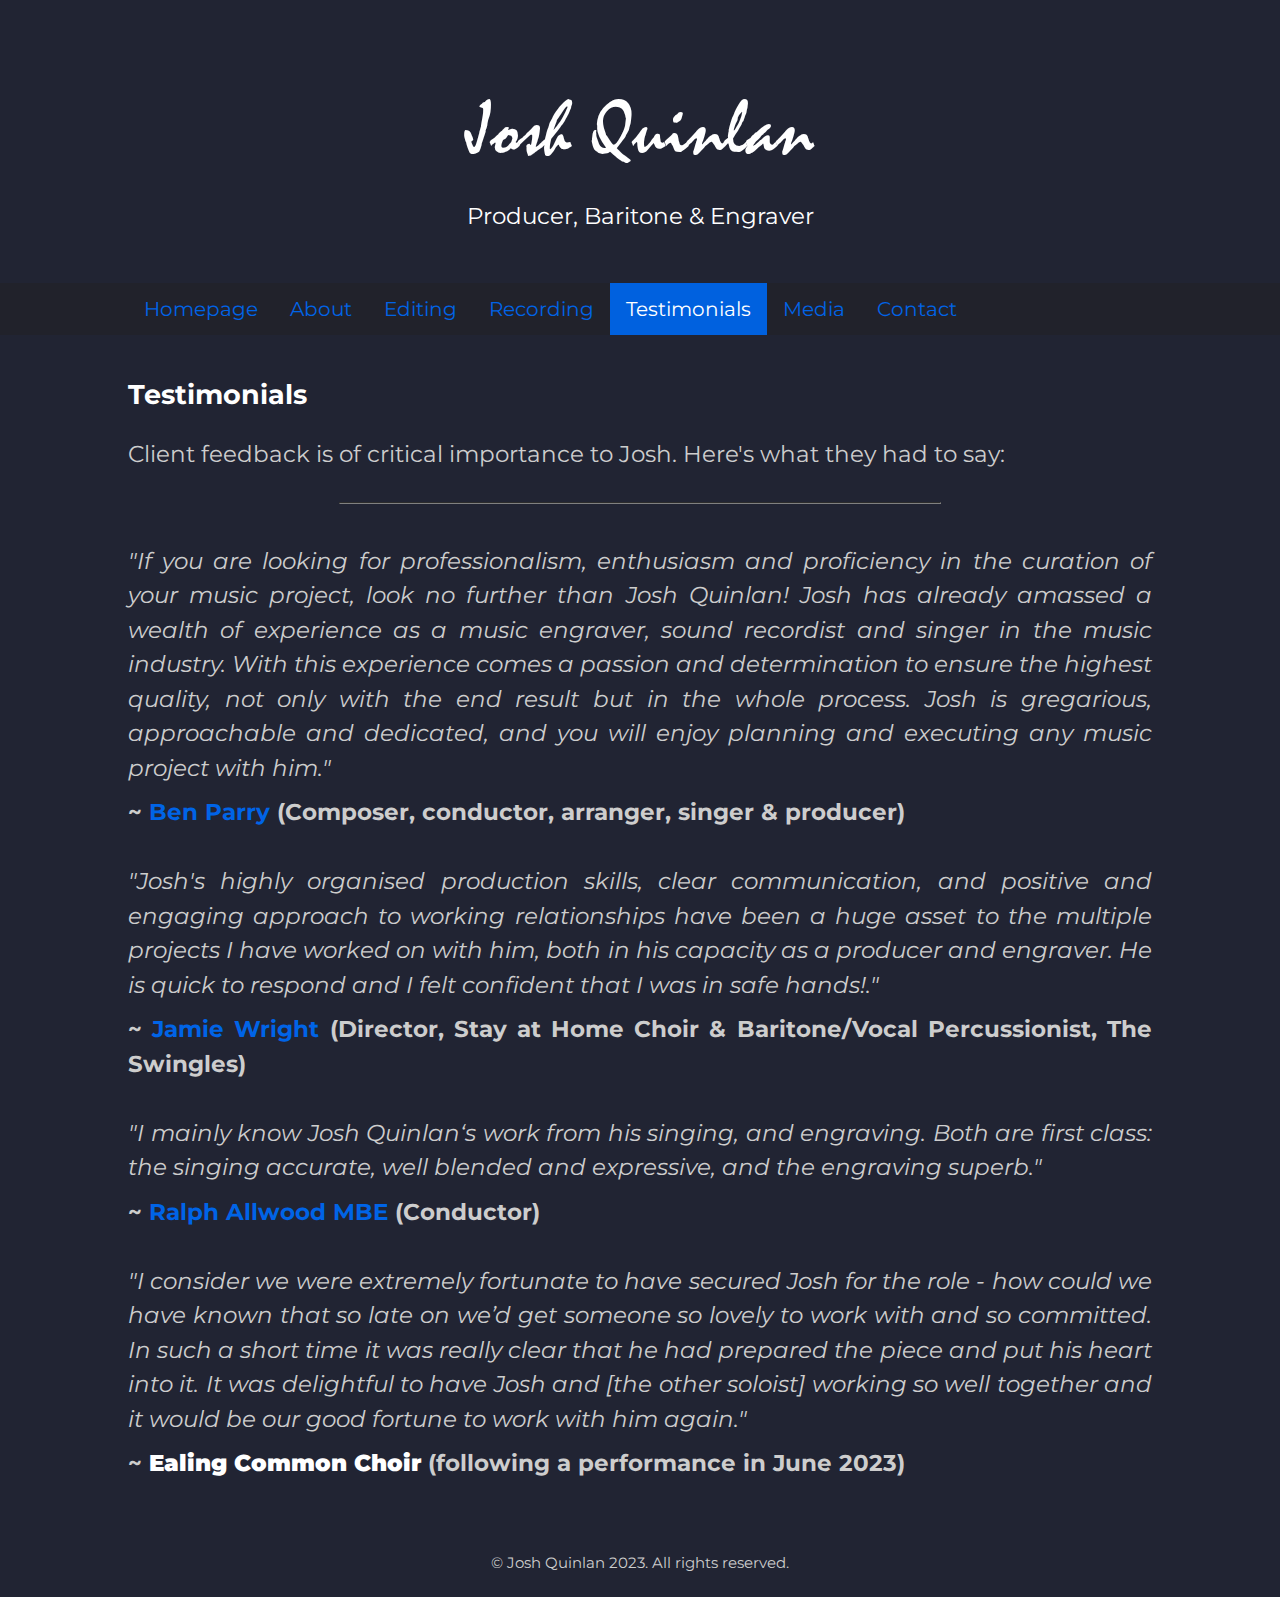
<file: testimonials.html>
<!DOCTYPE html>

<html>

<head>
    <meta charset="UTF-8">
    <meta name="keywords"
        content="producer, engraver, recording engineer, classical editor, sheet music editor, recordist, baritone, northern producer, northern conductor">
    <meta name="viewport" content="width=device-width, initial-scale=1.0">
    <title>Testimonials | Josh Quinlan - Producer, Baritone & Engraver</title>
    <meta name="description"
        content="Josh Quinlan is an English producer, engraver & baritone, regularly working with the finest artists and ensembles.">
    <link rel="stylesheet" href="style.css">
    <link rel="stylesheet" href="https://cdnjs.cloudflare.com/ajax/libs/font-awesome/4.7.0/css/font-awesome.min.css">

</head>

<body>
    <div class="header">
        <h1><a class="brand" href="index.html">Josh Quinlan</a></h1>
        <p>Producer, Baritone & Engraver</p>
    </div>

    <div class="navbar" id="navbar">
        <a href="index.html">Homepage</a>
        <a href="about.html">About</a>
        <a href="editing.html">Editing</a>
        <a href="recording.html">Recording</a>
        <a class="active" href="testimonials.html">Testimonials</a>
        <a href="media.html">Media</a>
        <a href="contact.html">Contact</a>
        <a href="javascript:void(0);" class="icon" onclick="mobNav()">
            <i class="fa fa-bars"></i>
        </a>
    </div>


    <div class="content">
        <h3>Testimonials</h3>
        <p>
            Client feedback is of critical importance to Josh. Here's what they had to say:<br />
        </p>

        <hr />

        <p>

            <i class="testimonial">
                "If you are looking for professionalism, enthusiasm and proficiency in the curation of your music
                project, look no further than Josh Quinlan! Josh has already amassed a wealth of experience as a music
                engraver, sound recordist and singer in the music industry. With this experience comes a passion and
                determination to ensure the highest quality, not only with the end result but in the whole process. Josh
                is gregarious, approachable and dedicated, and you will enjoy planning and executing any music project
                with him."
            </i><br />
            <span class="testimonial-credit">
                ~ <a href="https://www.benparry.net" traget="_blank">Ben Parry</a> (Composer, conductor, arranger,
                singer & producer)
            </span><br />

            <i class="testimonial">
                "Josh's highly organised production skills, clear communication, and positive and engaging approach to
                working relationships have been a huge asset to the multiple projects I have worked on with him, both in
                his capacity as a producer and engraver. He is quick to respond and I felt confident that I was in safe
                hands!."
            </i><br />
            <span class="testimonial-credit">
                ~ <a href="https://jamie-wright.co.uk" target="_blank">Jamie Wright</a> (Director, Stay at Home Choir &
                Baritone/Vocal Percussionist, The Swingles)
            </span><br />

            <i class="testimonial">
                "I mainly know Josh Quinlan‘s work from his singing, and engraving. Both are first class: the singing
                accurate, well blended and expressive, and the engraving superb."
            </i><br />
            <span class="testimonial-credit">
                ~ <a href="https://ralphallwood.com/" target="_blank">Ralph Allwood MBE</a> (Conductor)
            </span><br />

            <i class="testimonial">
                "I consider we were extremely fortunate to have secured Josh for the role - how could we have known that
                so late on we’d get someone so lovely to work with and so committed. In such a short time it was really
                clear that he had prepared the piece and put his heart into it. It was delightful to have Josh and [the
                other soloist] working so well together and it would be our good fortune to work with him again."
            </i><br />
            <span class="testimonial-credit">
                ~ <strong>Ealing Common Choir</strong> (following a performance in June 2023)
            </span><br />

        </p>
    </div>

    <div class="footer">
        <p>© Josh Quinlan 2023. All rights reserved.</p>
    </div>

    <script>
        window.onscroll = function () { stickNav() };

        var navbar = document.getElementById("navbar");
        var sticky = navbar.offsetTop;

        function stickNav() {
            if (window.pageYOffset >= sticky) {
                navbar.classList.add("sticky")
            } else {
                navbar.classList.remove("sticky");
            }
        }

        function mobNav() {
            var x = document.getElementById("navbar");
            if (x.className === "navbar") {
                x.className += " responsive";
            } else {
                x.className = "navbar";
            }
        }
    </script>
</body>

</html>
</file>
<file: style.css>
/* Montserrat font */
@import url('https://fonts.googleapis.com/css2?family=Montserrat&display=swap');

/* Mistral font  */
@font-face {
    font-family: mistral;
    src: url(mistral.ttf);
}

/* General Styling */

body {
    margin: 0;
    background-color: rgb(33, 36, 51);
    font-family: "Montserrat", sans-serif;
    font-size: 23px;
    color: rgb(205, 205, 205);
    min-height: 100vh;
    display: flex;
    flex-direction: column;
}

h1 {
    font-family: 'mistral', sans-serif;
    font-weight: 100;
    font-size: 80px;
    margin-bottom: 0;
}

h3 {
    font-weight: bold;
    color: white;
}

a {
    color: rgb(0, 100, 231);
    text-decoration: none;
}

a:hover {
    color: white;
}

strong {
    color: white;
}

/* Header and Navigation Styling */

.header {
    padding: 30px;
    text-align: center;
    color: white;
}

.brand {
    color: white;
}

.brand:hover {
    -webkit-animation: glow 1s ease-in-out infinite alternate;
    -moz-animation: glow 1s ease-in-out infinite alternate;
    animation: glow 1s ease-in-out infinite alternate;
}

@-webkit-keyframes glow {
    from {
        text-shadow: 0 0 10px #fff, 0 0 20px #fff, 0 0 30px #4d00e6, 0 0 40px #8a00e6, 0 0 50px #7700e6, 0 0 60px #2e00e6, 0 0 70px #0800e6;
    }

    to {
        text-shadow: 0 0 10px #fff, 0 0 20px #fff, 0 0 30px #0004e6, 0 0 40px #0049e6, 0 0 50px #0082e6, 0 0 60px #0092e6, 0 0 70px #00cbe6;
    }
}

.navbar {
    margin: 0;
    padding: 0 10%;
    overflow: hidden;
    background-color: rgb(33, 34, 43);
}


.navbar a {
    float: left;
    display: block;
    text-align: center;
    padding: 14px 16px;
    text-decoration: none;
    font-size: 20px;
}

.navbar a:hover {
    background-color: rgb(0, 74, 171);
    color: white;
}

.navbar a.active {
    background-color: rgb(0, 97, 223);
    color: white;
}

.navbar .icon {
    display: none;
}

@media screen and (max-width: 600px) {
    .navbar a:not(:first-child) {
        display: none;
    }

    .navbar a.icon {
        float: right;
        display: block;
    }
}

@media screen and (max-width: 600px) {
    .navbar.responsive {
        position: relative;
    }

    .navbar.responsive a.icon {
        position: absolute;
        right: 0;
        top: 0;
    }

    .navbar.responsive a {
        float: none;
        display: block;
        text-align: left;
    }
}

.sticky {
    position: fixed;
    top: 0;
    width: 100%;
}

.sticky+.content {
    padding-top: 60px;
}

/* Body Content */

.content {
    padding-top: 16px;
    padding-left: 10%;
    padding-right: 10%;
}

.content p {
    line-height: 150%;
}

@media screen and (min-width: 600px) {
    .content p {
        text-align: justify;
    }
}

.wrap-left {
    width: 100%;
    max-width: 450px;
    height: auto;
    float: left;
    padding-right: 20px;
}

@media screen and (max-width: 600px) {
    .wrap-left {
        padding-bottom: 20px;
        padding-right: 0;
    }
}

.wrap-right {
    width: 100%;
    max-width: 450px;
    height: auto;
    float: right;
    padding-left: 20px;
}

@media screen and (max-width: 600px) {
    .wrap-right {
        padding-bottom: 20px;
        padding-right: 0;
    }
}

.full-width {
    width: 100%;
    height: 400px;
    object-fit: cover;
    object-position: 25% 25%;
}

ul {
    text-indent: 2ch;
}

ul li {
    list-style: none;
}

.footer {
    margin-top: auto;
    font-size: 15px;
    text-align: center;
    padding-bottom: 10px;
}

hr {
    width: 100%;
    max-width: 600px;
    border-color: grey;
    margin-top: 30px;
    margin-bottom: 40px;
}

.testimonial-credit {
    font-weight: bold;
    display: block;
    margin-top: 10px;
}
</file>
